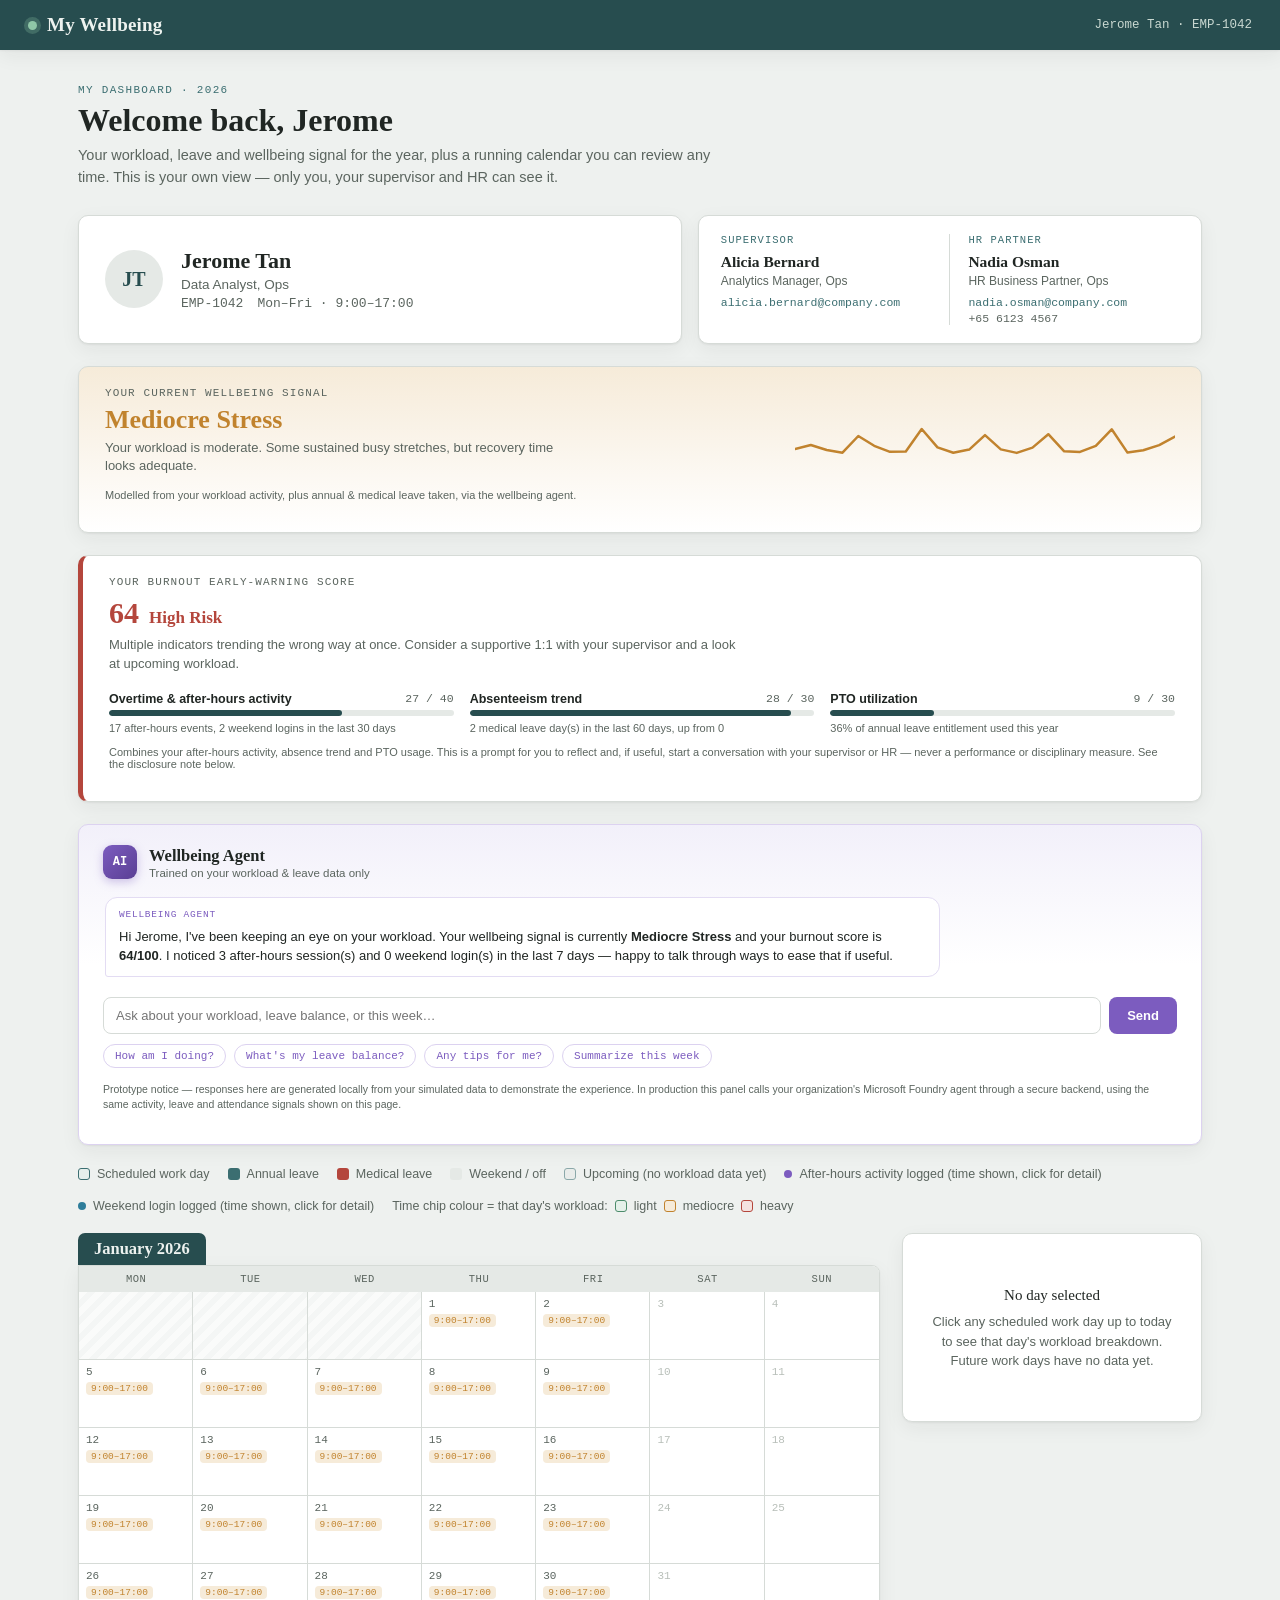
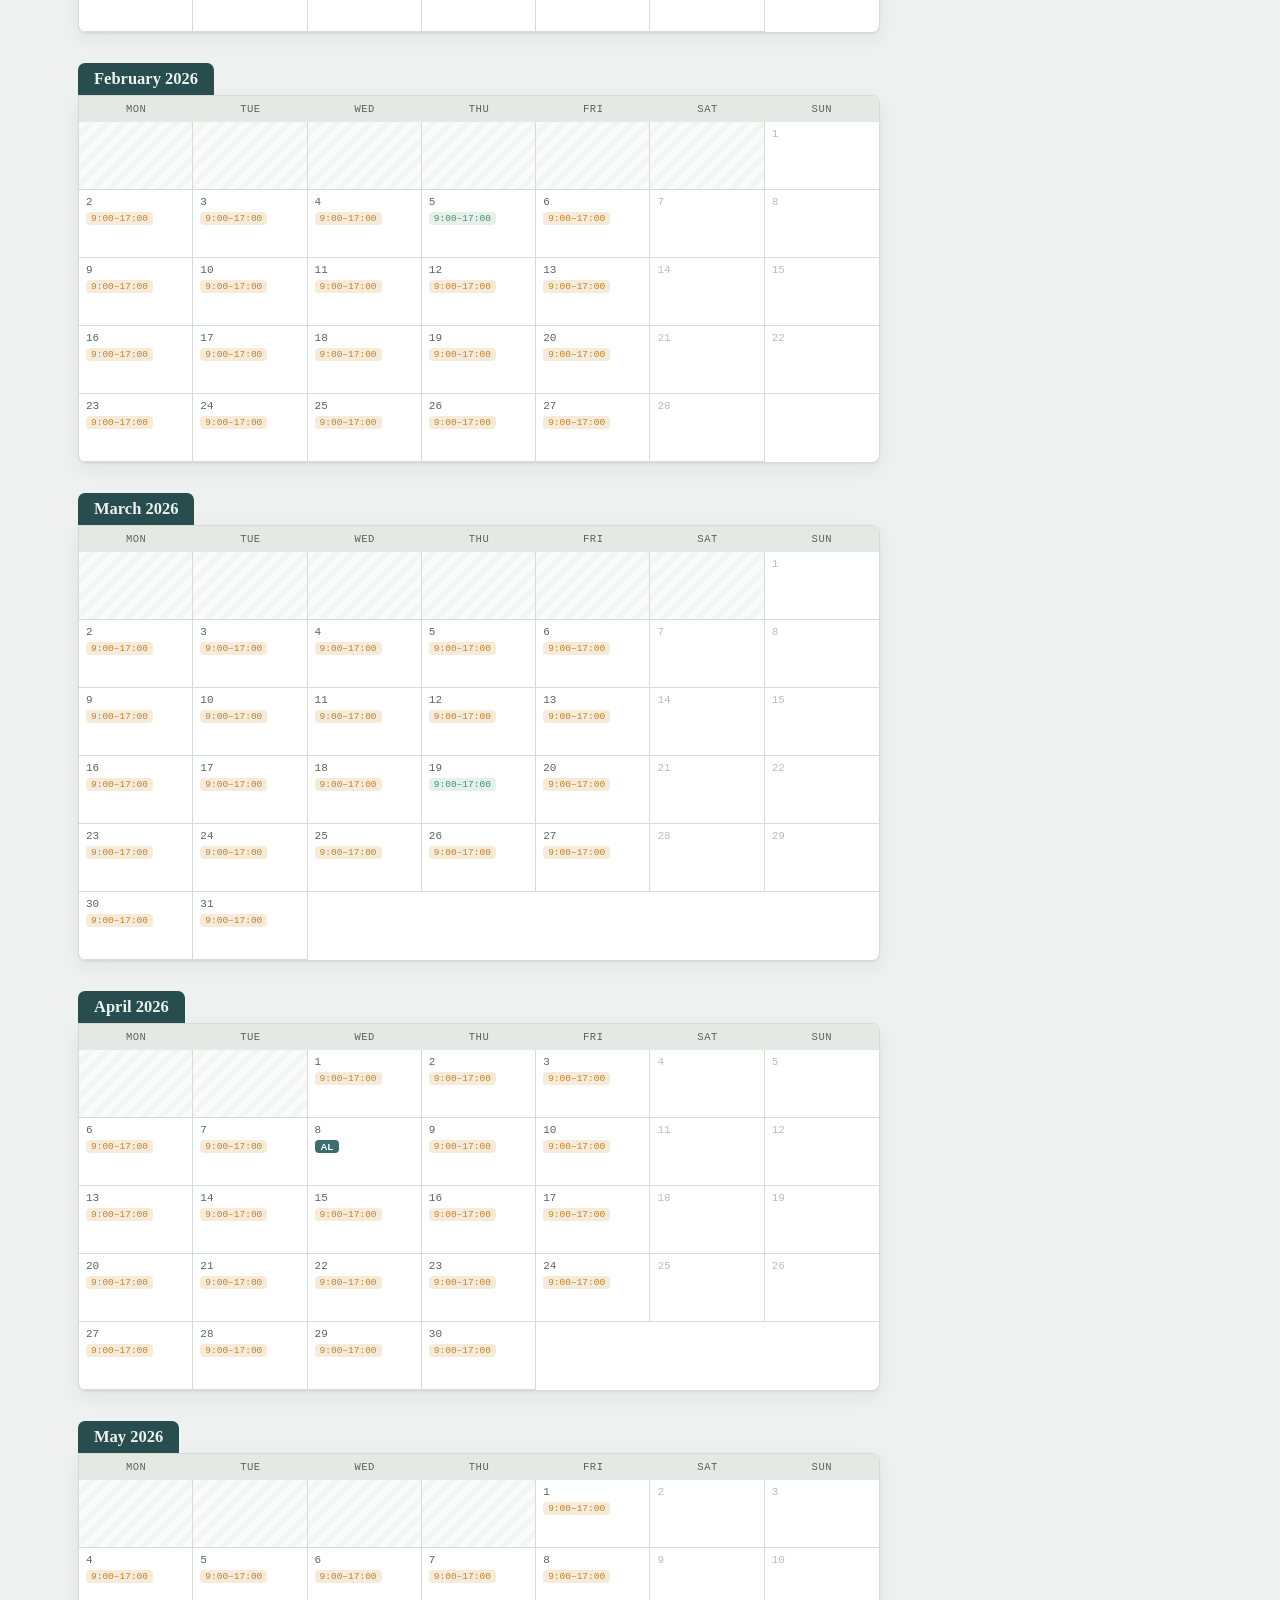
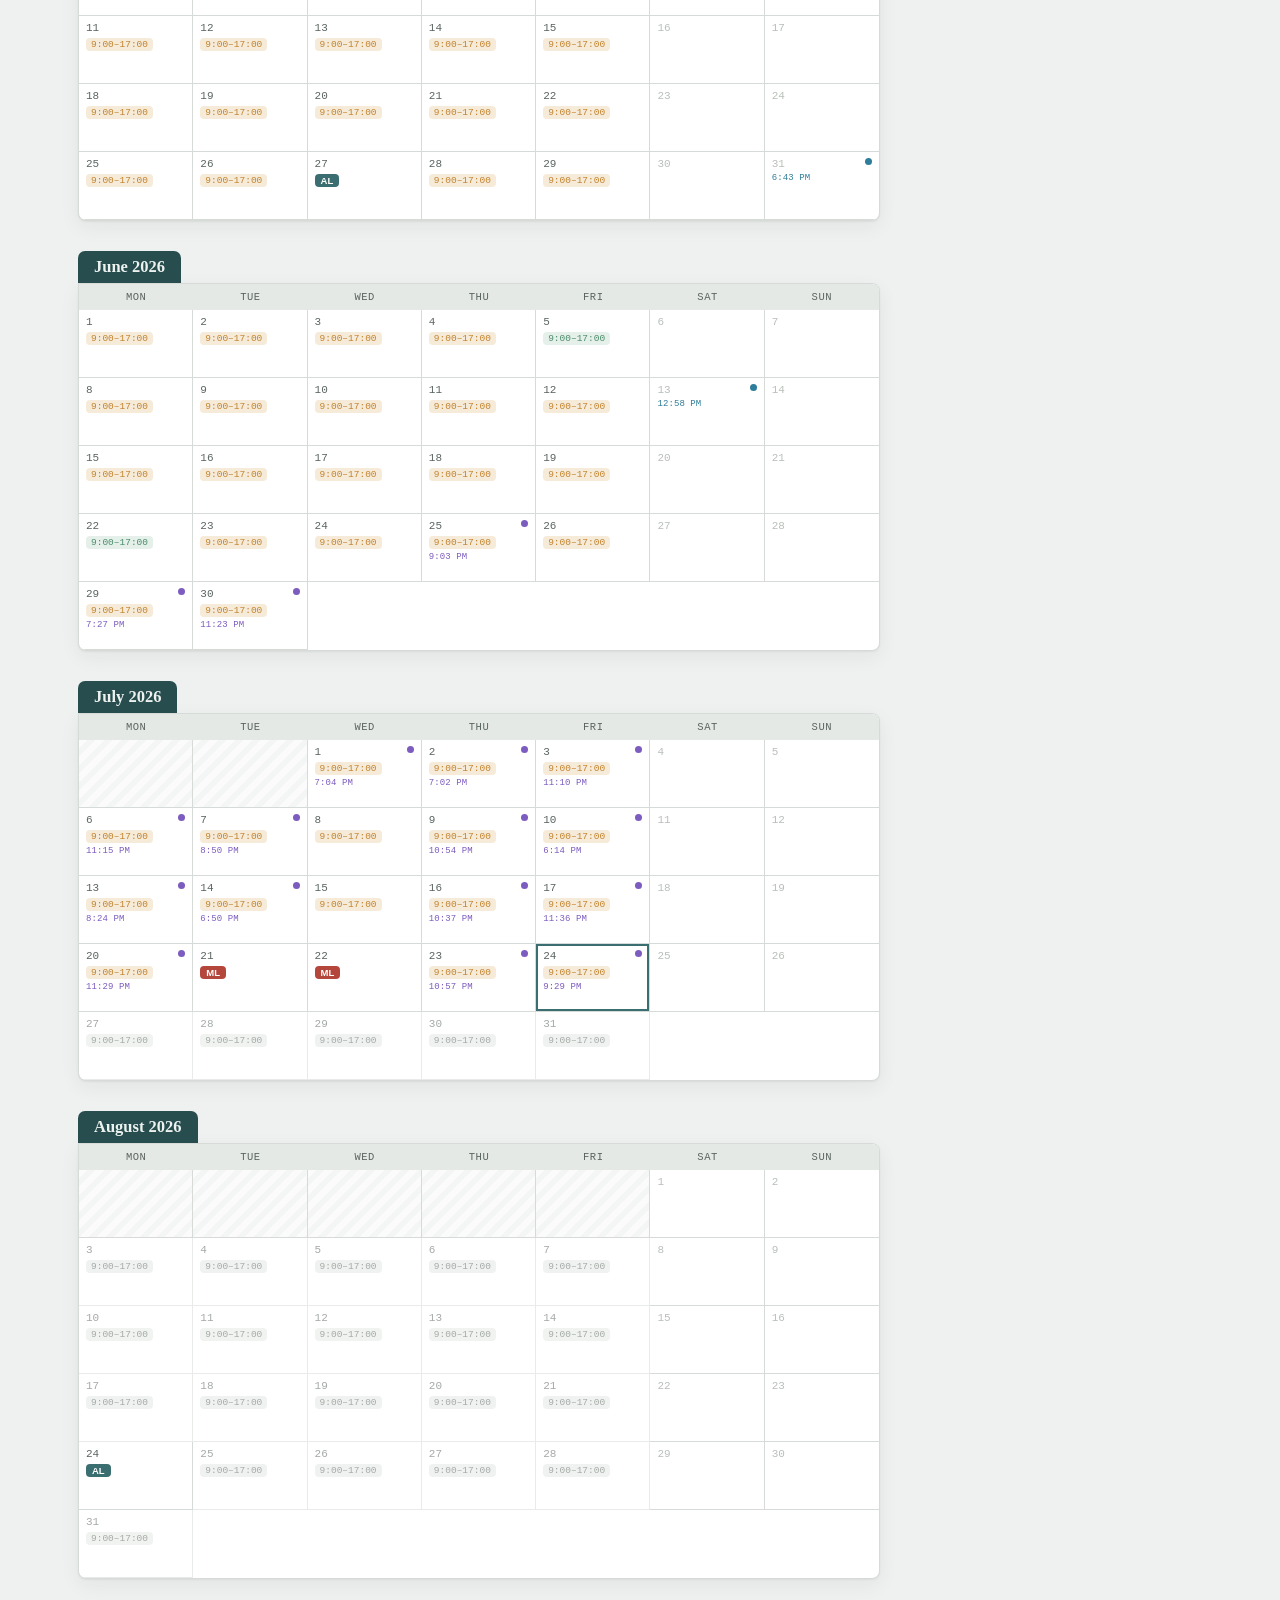
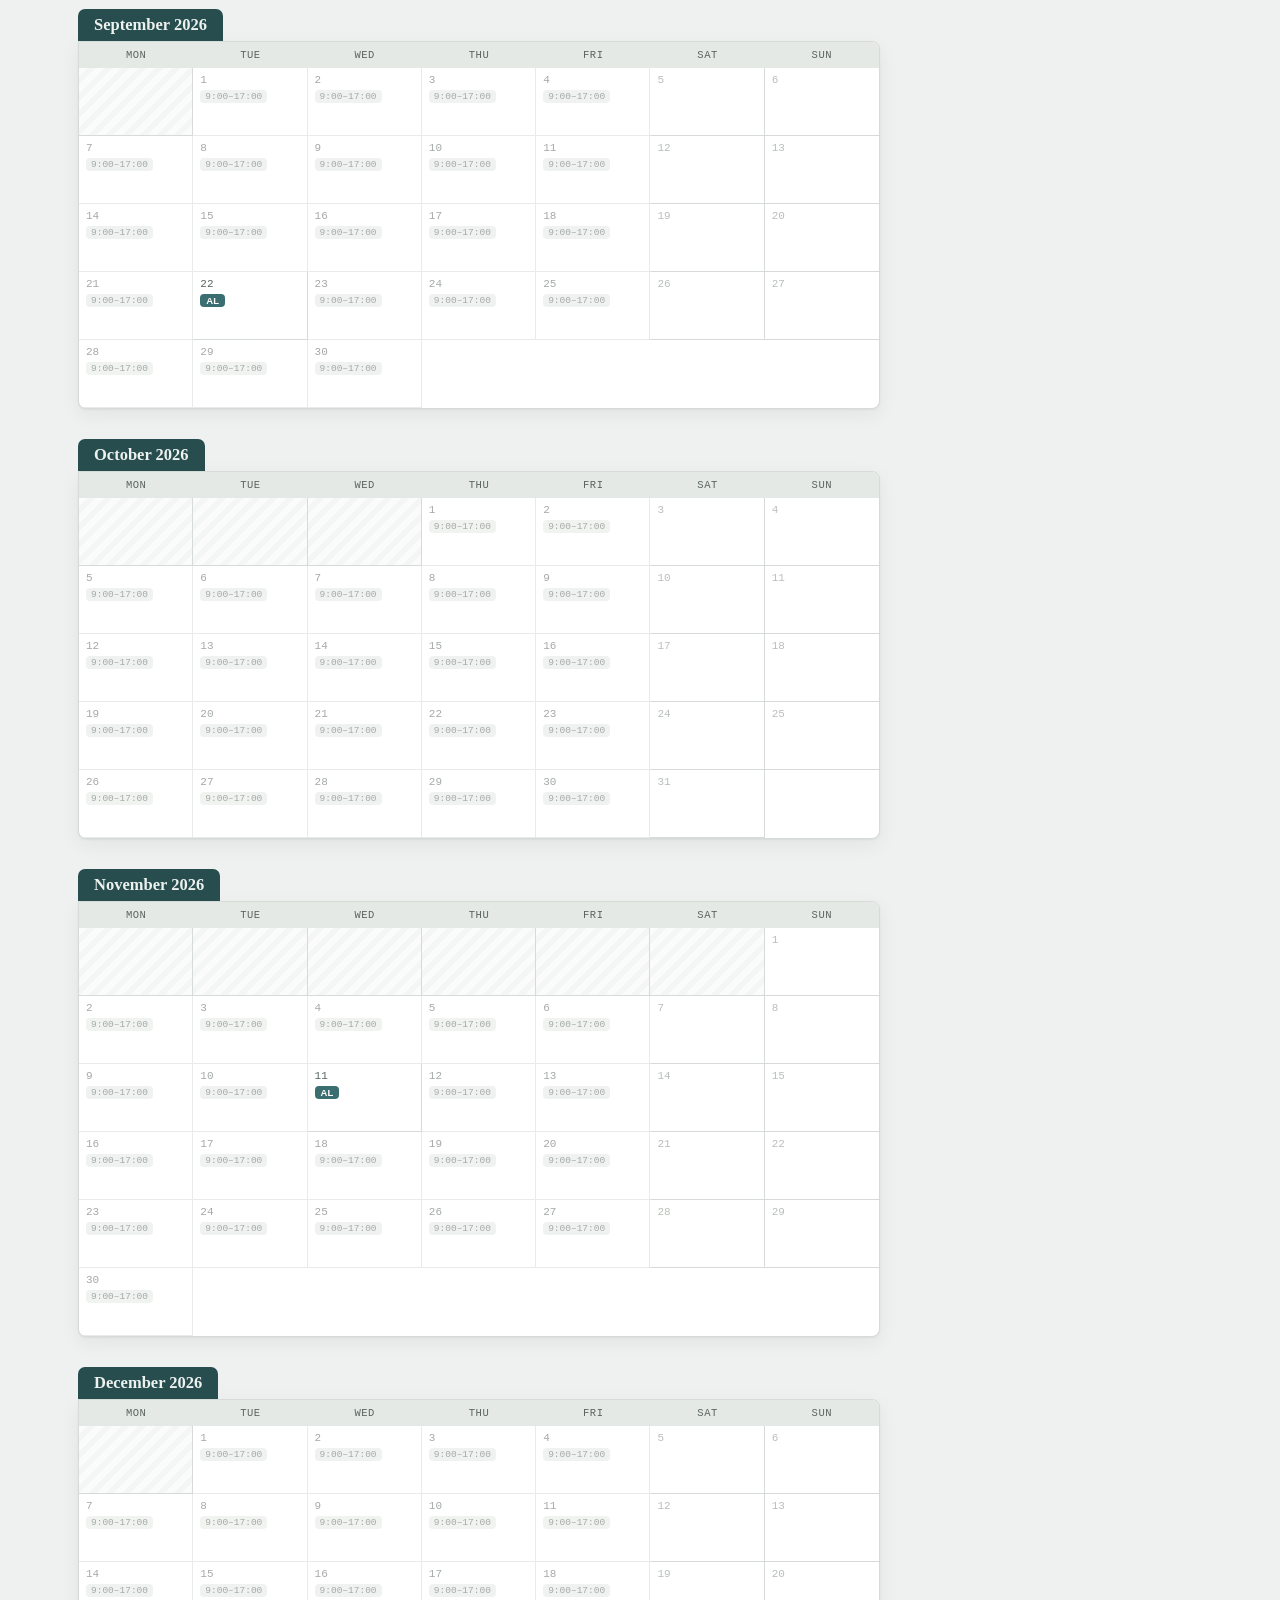
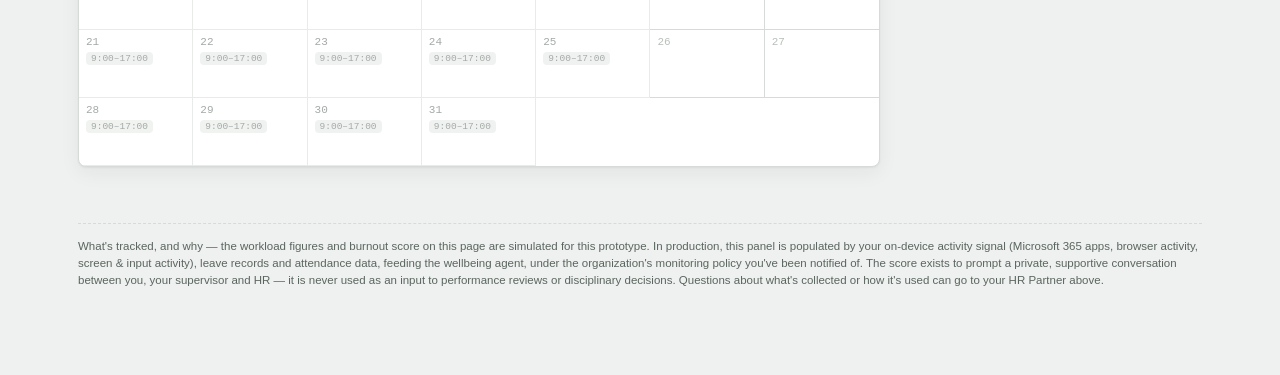
<file: index.html>
<!DOCTYPE html>
<html lang="en">
<head>
<meta charset="UTF-8">
<title>My Wellbeing — Employee Portal</title>
<meta name="viewport" content="width=device-width, initial-scale=1">
<link rel="stylesheet" href="styles.css">
</head>
<body>

<div class="topbar">
  <div class="brand"><span class="dot"></span> My Wellbeing</div>
  <div class="topbar-user" id="topbarUser">—</div>
</div>

<div class="page" id="employeePage">

  <div class="page-head">
    <div class="eyebrow">My Dashboard · 2026</div>
    <h1>Welcome back<span id="firstNameGreet"></span></h1>
    <p>Your workload, leave and wellbeing signal for the year, plus a running calendar you can review any time. This is your own view — only you, your supervisor and HR can see it.</p>
  </div>

  <!-- Identity + contacts -->
  <div class="identity-row">
    <div class="emp-header-card">
      <div class="avatar" id="empAvatar">—</div>
      <div class="emp-header-info">
        <h2 id="empName">—</h2>
        <div class="role-line" id="empRole">—</div>
        <div class="sub">
          <span id="empId">—</span>
          <span id="empSchedule">—</span>
        </div>
      </div>
    </div>

    <div class="contacts-card">
      <div class="contact-block">
        <div class="eyebrow">Supervisor</div>
        <div class="contact-name" id="supName">—</div>
        <div class="contact-role" id="supRole">—</div>
        <a class="contact-link" id="supEmail" href="#">—</a>
      </div>
      <div class="contact-div"></div>
      <div class="contact-block">
        <div class="eyebrow">HR Partner</div>
        <div class="contact-name" id="hrName">—</div>
        <div class="contact-role" id="hrRole">—</div>
        <a class="contact-link" id="hrEmail" href="#">—</a>
        <div class="contact-phone" id="hrPhone">—</div>
      </div>
    </div>
  </div>

  <div class="stress-strip" id="stressStrip" data-stress="low">
    <div class="stress-left">
      <div class="eyebrow">Your current wellbeing signal</div>
      <p class="stress-label" id="stressLabel">Low Stress</p>
      <p class="stress-desc" id="stressDesc">—</p>
      <p class="stress-note">Modelled from your workload activity, plus annual &amp; medical leave taken, via the wellbeing agent.</p>
    </div>
    <div class="pulse-wrap"><svg id="pulseSvg" viewBox="0 0 380 60" preserveAspectRatio="none"></svg></div>
  </div>

  <div class="risk-card" id="riskCard" data-risk="low">
    <div class="risk-card-head">
      <div class="risk-left">
        <div class="eyebrow">Your burnout early-warning score</div>
        <div class="risk-score-row">
          <span class="risk-score-num" id="riskScoreVal">—</span>
          <span class="risk-score-label" id="riskLabel">—</span>
        </div>
        <p class="risk-desc" id="riskDesc">—</p>
      </div>
    </div>
    <div class="risk-factors" id="riskFactors"></div>
    <p class="stress-note">Combines your after-hours activity, absence trend and PTO usage. This is a prompt for you to reflect and, if useful, start a conversation with your supervisor or HR — never a performance or disciplinary measure. See the disclosure note below.</p>
  </div>

  <!-- Foundry AI agent panel -->
  <div class="agent-panel" id="agentPanel">
    <div class="agent-head">
      <div class="agent-title-wrap">
        <span class="agent-badge">AI</span>
        <div>
          <div class="agent-title">Wellbeing Agent</div>
          <div class="agent-sub">Trained on your workload &amp; leave data only</div>
        </div>
      </div>
    </div>
    <div class="agent-thread" id="agentThread"></div>
    <form class="agent-input-row" id="agentForm">
      <input type="text" id="agentInput" placeholder="Ask about your workload, leave balance, or this week…" autocomplete="off">
      <button type="submit">Send</button>
    </form>
    <div class="agent-chips" id="agentChips"></div>
    <p class="agent-disclosure">Prototype notice — responses here are generated locally from your simulated data to demonstrate the experience. In production this panel calls your organization's Microsoft Foundry agent through a secure backend, using the same activity, leave and attendance signals shown on this page.</p>
  </div>

  <div class="legend">
    <div class="item"><span class="swatch" style="background:#E5EFEC; border:1px solid var(--brand)"></span> Scheduled work day</div>
    <div class="item"><span class="swatch" style="background:var(--al)"></span> Annual leave</div>
    <div class="item"><span class="swatch" style="background:var(--ml)"></span> Medical leave</div>
    <div class="item"><span class="swatch" style="background:var(--surface-2)"></span> Weekend / off</div>
    <div class="item"><span class="swatch" style="background:var(--surface-2); opacity:0.55; border:1px solid var(--brand)"></span> Upcoming (no workload data yet)</div>
    <div class="item"><span class="swatch" style="background:var(--ot-flag); border-radius:50%; width:8px; height:8px;"></span> After-hours activity logged (time shown, click for detail)</div>
    <div class="item"><span class="swatch" style="background:var(--wk-flag); border-radius:50%; width:8px; height:8px;"></span> Weekend login logged (time shown, click for detail)</div>
    <div class="item">Time chip colour = that day's workload: <span class="swatch" style="background:var(--stress-low-bg); border:1px solid var(--stress-low)"></span> light <span class="swatch" style="background:var(--stress-med-bg); border:1px solid var(--stress-med)"></span> mediocre <span class="swatch" style="background:var(--stress-high-bg); border:1px solid var(--stress-high)"></span> heavy</div>
  </div>

  <div class="cal-shell">
    <div class="cal-col" id="calendarCol"></div>
    <div class="side-panel" id="sidePanel">
      <div class="sp-empty" id="spEmpty"><span class="big">No day selected</span>Click any scheduled work day up to today to see that day's workload breakdown. Future work days have no data yet.</div>
      <div id="spContent" class="hidden"></div>
    </div>
  </div>

  <div class="data-note">
    What's tracked, and why — the workload figures and burnout score on this page are simulated for this prototype. In production, this panel is populated by your on-device activity signal (Microsoft 365 apps, browser activity, screen &amp; input activity), leave records and attendance data, feeding the wellbeing agent, under the organization's monitoring policy you've been notified of. The score exists to prompt a private, supportive conversation between you, your supervisor and HR — it is never used as an input to performance reviews or disciplinary decisions. Questions about what's collected or how it's used can go to your HR Partner above.
  </div>
</div>

<script src="script.js"></script>
</body>
</html>
</file>
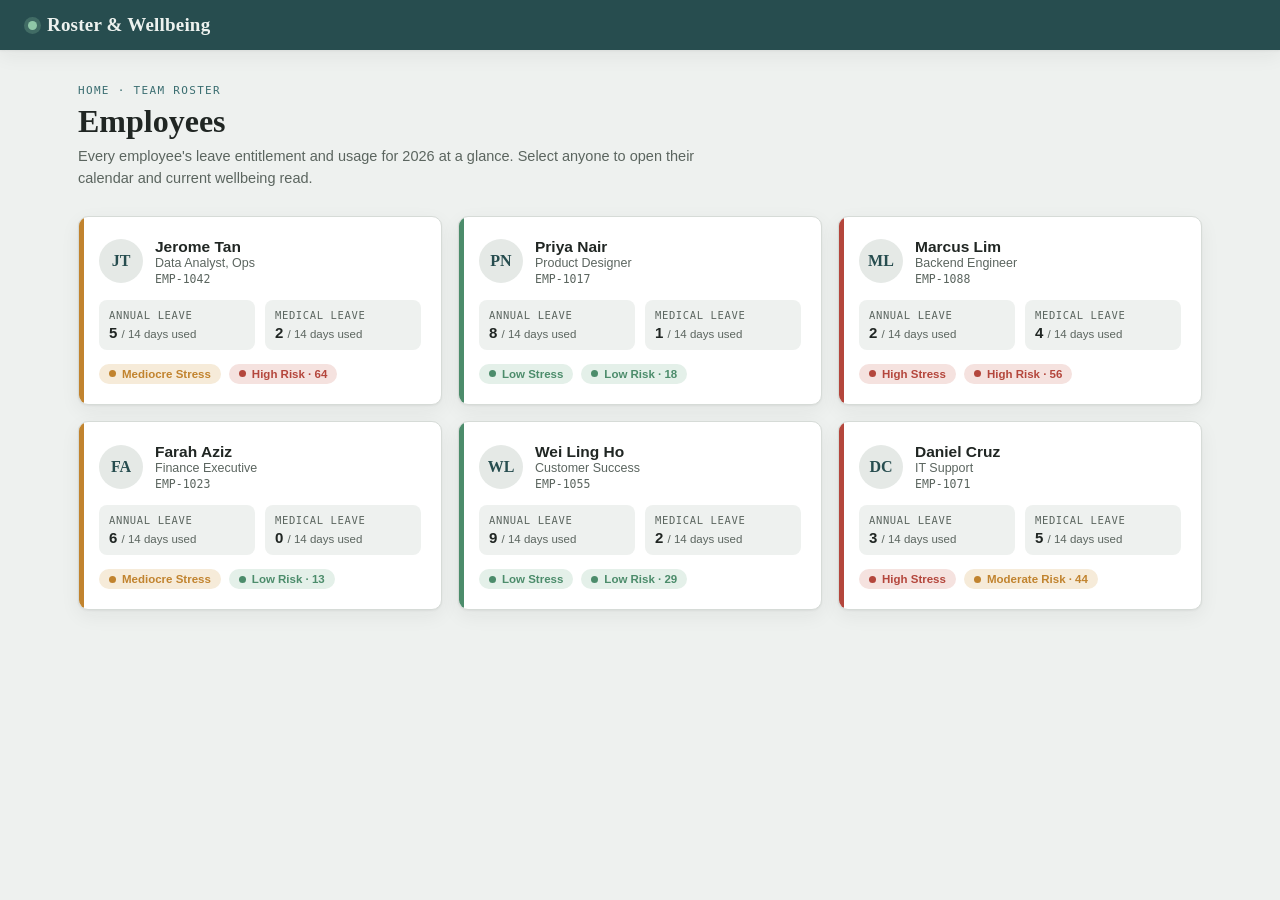
<file: HR/index.html>
<!DOCTYPE html>
<html lang="en">
<head>
<meta charset="UTF-8">
<title>Roster & Wellbeing — HR Dashboard</title>
<meta name="viewport" content="width=device-width, initial-scale=1">
<link rel="stylesheet" href="styles.css">
</head>
<body>

<div class="topbar">
  <div class="brand"><span class="dot"></span> Roster &amp; Wellbeing</div>
  <button class="back-btn" id="backBtn">← Back to roster</button>
</div>

<!-- ============ HOME PAGE ============ -->
<div class="page" id="homePage">
  <div class="page-head">
    <div class="eyebrow">Home · Team Roster</div>
    <h1>Employees</h1>
    <p>Every employee's leave entitlement and usage for 2026 at a glance. Select anyone to open their calendar and current wellbeing read.</p>
  </div>
  <div class="roster" id="rosterGrid"></div>
</div>

<!-- ============ EMPLOYEE PAGE ============ -->
<div class="page hidden" id="employeePage">

  <div class="emp-header-card">
    <div class="avatar" id="empAvatar">—</div>
    <div class="emp-header-info">
      <h2 id="empName">—</h2>
      <div class="sub">
        <span id="empId">—</span>
        <span id="empRole">—</span>
        <span id="empSchedule">—</span>
      </div>
    </div>
  </div>

  <div class="stress-strip" id="stressStrip" data-stress="low">
    <div class="stress-left">
      <div class="eyebrow">Current wellbeing signal</div>
      <p class="stress-label" id="stressLabel">Low Stress</p>
      <p class="stress-desc" id="stressDesc">—</p>
      <p class="stress-note">Modelled from workload activity, plus annual &amp; medical leave taken, via the Foundry wellbeing agent.</p>
    </div>
    <div class="pulse-wrap"><svg id="pulseSvg" viewBox="0 0 380 60" preserveAspectRatio="none"></svg></div>
  </div>

  <div class="risk-card" id="riskCard" data-risk="low">
    <div class="risk-card-head">
      <div class="risk-left">
        <div class="eyebrow">Burnout early-warning score</div>
        <div class="risk-score-row">
          <span class="risk-score-num" id="riskScoreVal">—</span>
          <span class="risk-score-label" id="riskLabel">—</span>
        </div>
        <p class="risk-desc" id="riskDesc">—</p>
      </div>
    </div>
    <div class="risk-factors" id="riskFactors"></div>
    <p class="stress-note">Model combines after-hours activity, absenteeism trend and PTO utilization. Intended as a prompt for a supportive conversation, not a performance or disciplinary measure — see the disclosure note below.</p>
  </div>

  <div class="legend">
    <div class="item"><span class="swatch" style="background:#E5EFEC; border:1px solid var(--brand)"></span> Scheduled work day</div>
    <div class="item"><span class="swatch" style="background:var(--al)"></span> Annual leave</div>
    <div class="item"><span class="swatch" style="background:var(--ml)"></span> Medical leave</div>
    <div class="item"><span class="swatch" style="background:var(--surface-2)"></span> Weekend / off</div>
    <div class="item"><span class="swatch" style="background:var(--surface-2); opacity:0.55; border:1px solid var(--brand)"></span> Upcoming (no workload data yet)</div>
    <div class="item"><span class="swatch" style="background:var(--ot-flag); border-radius:50%; width:8px; height:8px;"></span> After-hours activity logged (time shown, click for detail)</div>
    <div class="item"><span class="swatch" style="background:var(--wk-flag); border-radius:50%; width:8px; height:8px;"></span> Weekend login logged (time shown, click for detail)</div>
    <div class="item">Time chip colour = that day's workload: <span class="swatch" style="background:var(--stress-low-bg); border:1px solid var(--stress-low)"></span> light <span class="swatch" style="background:var(--stress-med-bg); border:1px solid var(--stress-med)"></span> mediocre <span class="swatch" style="background:var(--stress-high-bg); border:1px solid var(--stress-high)"></span> heavy</div>
  </div>

  <div class="cal-shell">
    <div class="cal-col" id="calendarCol"></div>
    <div class="side-panel" id="sidePanel">
      <div class="sp-empty" id="spEmpty"><span class="big">No day selected</span>Click any scheduled work day up to today to see that day's workload breakdown. Future work days have no data yet.</div>
      <div id="spContent" class="hidden"></div>
    </div>
  </div>

  <div class="data-note">
    Prototype data notice — workload figures and the burnout risk score shown here are simulated for demo purposes. In production, this panel would be populated by the on-device activity tracker (Microsoft 365 apps, browser activity, screen &amp; input signal), leave records, and attendance data feeding the Foundry agent, under the organization's monitoring policy that employees have been notified of. The risk score is intended to prompt a private, supportive conversation between manager and employee — not to drive automated action, and it should not be used as an input to performance reviews or disciplinary decisions.
  </div>
</div>

<script src="script.js"></script>
</body>
</html>
</file>
<file: styles.css>
:root{
    --bg: #EEF1EF;
    --surface: #FFFFFF;
    --surface-2: #E5E9E6;
    --ink: #202623;
    --ink-soft: #5B655F;
    --line: #D6DBD7;
    --brand: #3B6E71;
    --brand-deep: #274D4F;
    --stress-low: #4C8C6B;
    --stress-low-bg: #E4F0E9;
    --stress-med: #C1832E;
    --stress-med-bg: #F6EBD9;
    --stress-high: #B4463C;
    --stress-high-bg: #F5E2DF;
    --al: #3B6E71;
    --ml: #B4463C;
    --ot-flag: #7C5CBF;
    --wk-flag: #2E7D9A;
    --shadow: 0 1px 2px rgba(32,38,35,0.06), 0 6px 20px rgba(32,38,35,0.06);
    --radius: 10px;
    --mono: 'IBM Plex Mono', ui-monospace, Menlo, Consolas, monospace;
    --serif: 'Fraunces', Georgia, serif;
    --sans: 'Inter', -apple-system, BlinkMacSystemFont, 'Segoe UI', sans-serif;
  }
  @import url('https://fonts.googleapis.com/css2?family=Fraunces:opsz,wght@9..144,400;9..144,600;9..144,700&family=Inter:wght@400;500;600;700&family=IBM+Plex+Mono:wght@400;500&display=swap');

  *{ box-sizing: border-box; }
  html,body{ margin:0; padding:0; }
  body{
    background: var(--bg);
    color: var(--ink);
    font-family: var(--sans);
    min-height: 100vh;
  }
  ::selection{ background: var(--brand); color: #fff; }

  /* ---------- top bar ---------- */
  .topbar{
    position: sticky; top:0; z-index: 50;
    background: var(--brand-deep);
    color: #EDF2EF;
    padding: 14px 28px;
    display:flex; align-items:center; justify-content:space-between;
    box-shadow: var(--shadow);
  }
  .topbar .brand{
    font-family: var(--serif); font-weight:600; font-size: 19px; letter-spacing: 0.2px;
    display:flex; align-items:center; gap:10px;
  }
  .brand .dot{ width:9px; height:9px; border-radius:50%; background:#8FC7A8; box-shadow:0 0 0 4px rgba(143,199,168,0.25); }
  .back-btn{
    background: rgba(255,255,255,0.08);
    border: 1px solid rgba(255,255,255,0.18);
    color: #EDF2EF;
    padding: 8px 14px;
    border-radius: 8px;
    font-family: var(--sans); font-size: 13px; font-weight:500;
    cursor:pointer; display:none; align-items:center; gap:6px;
  }
  .back-btn:hover{ background: rgba(255,255,255,0.16); }
  .back-btn.show{ display:inline-flex; }

  /* ---------- page shell ---------- */
  .page{ max-width: 1180px; margin: 0 auto; padding: 34px 28px 80px; }
  .hidden{ display:none !important; }

  .page-head{ margin-bottom: 26px; }
  .page-head .eyebrow{
    font-family: var(--mono); font-size: 11px; letter-spacing: 0.12em; text-transform: uppercase;
    color: var(--brand); margin-bottom: 6px;
  }
  .page-head h1{ font-family: var(--serif); font-weight:700; font-size: 32px; margin:0 0 6px; }
  .page-head p{ color: var(--ink-soft); margin:0; font-size: 14.5px; max-width: 640px; line-height:1.5; }

  /* ---------- roster grid ---------- */
  .roster{
    display:grid; grid-template-columns: repeat(auto-fill, minmax(270px,1fr)); gap:16px;
    margin-top: 22px;
  }
  .emp-card{
    background: var(--surface); border:1px solid var(--line); border-radius: var(--radius);
    padding: 20px; cursor:pointer; box-shadow: var(--shadow);
    transition: transform .15s ease, box-shadow .15s ease;
    position:relative; overflow:hidden;
  }
  .emp-card:hover{ transform: translateY(-2px); box-shadow: 0 4px 8px rgba(32,38,35,0.08), 0 14px 28px rgba(32,38,35,0.10); }
  .emp-card:focus-visible{ outline: 2px solid var(--brand); outline-offset:2px; }
  .emp-card::before{
    content:""; position:absolute; left:0; top:0; bottom:0; width:5px;
  }
  .emp-card[data-stress="low"]::before{ background: var(--stress-low); }
  .emp-card[data-stress="mediocre"]::before{ background: var(--stress-med); }
  .emp-card[data-stress="high"]::before{ background: var(--stress-high); }

  .emp-top{ display:flex; align-items:center; gap:12px; margin-bottom: 14px; }
  .avatar{
    width:44px; height:44px; border-radius:50%; background: var(--surface-2);
    display:flex; align-items:center; justify-content:center; font-family: var(--serif); font-weight:600;
    color: var(--brand-deep); font-size: 16px; flex-shrink:0;
  }
  .emp-name{ font-weight:600; font-size:15.5px; line-height:1.25; }
  .emp-role{ font-size:12.5px; color: var(--ink-soft); }
  .emp-id{ font-family: var(--mono); font-size: 11.5px; color: var(--ink-soft); margin-top:2px; }

  .emp-stats{ display:grid; grid-template-columns: 1fr 1fr; gap:10px; margin-top:14px; }
  .stat{ background: var(--bg); border-radius:8px; padding:9px 10px; }
  .stat .stat-label{ font-size: 10.5px; text-transform:uppercase; letter-spacing:.06em; color: var(--ink-soft); margin-bottom:3px; font-family: var(--mono); }
  .stat .stat-value{ font-size: 15px; font-weight:600; }
  .stat .stat-value small{ font-weight:400; font-size:11.5px; color: var(--ink-soft); }

  .stress-pill, .risk-pill{
    display:inline-flex; align-items:center; gap:6px; font-size: 11.5px; font-weight:600;
    padding: 4px 10px; border-radius: 999px; margin-top: 14px;
  }
  .stress-pill .p-dot, .risk-pill .p-dot{ width:7px; height:7px; border-radius:50%; }
  .stress-pill[data-stress="low"]{ background: var(--stress-low-bg); color: var(--stress-low); }
  .stress-pill[data-stress="low"] .p-dot{ background: var(--stress-low); }
  .stress-pill[data-stress="mediocre"]{ background: var(--stress-med-bg); color: var(--stress-med); }
  .stress-pill[data-stress="mediocre"] .p-dot{ background: var(--stress-med); }
  .stress-pill[data-stress="high"]{ background: var(--stress-high-bg); color: var(--stress-high); }
  .stress-pill[data-stress="high"] .p-dot{ background: var(--stress-high); }

  .pill-row{ display:flex; flex-wrap:wrap; gap:8px; }
  .risk-pill[data-risk="low"]{ background: var(--stress-low-bg); color: var(--stress-low); }
  .risk-pill[data-risk="low"] .p-dot{ background: var(--stress-low); }
  .risk-pill[data-risk="moderate"]{ background: var(--stress-med-bg); color: var(--stress-med); }
  .risk-pill[data-risk="moderate"] .p-dot{ background: var(--stress-med); }
  .risk-pill[data-risk="high"]{ background: var(--stress-high-bg); color: var(--stress-high); }
  .risk-pill[data-risk="high"] .p-dot{ background: var(--stress-high); }
  .risk-pill[data-risk="critical"]{ background: var(--stress-high); color: #fff; }
  .risk-pill[data-risk="critical"] .p-dot{ background: #fff; }

  /* ---------- burnout risk card ---------- */
  .risk-card{
    border-radius: var(--radius); padding: 20px 26px; margin-bottom: 22px;
    box-shadow: var(--shadow); border: 1px solid var(--line); background: var(--surface);
  }
  .risk-card[data-risk="low"]{ border-left: 5px solid var(--stress-low); }
  .risk-card[data-risk="moderate"]{ border-left: 5px solid var(--stress-med); }
  .risk-card[data-risk="high"]{ border-left: 5px solid var(--stress-high); }
  .risk-card[data-risk="critical"]{ border-left: 5px solid var(--stress-high); background: linear-gradient(180deg, var(--stress-high-bg), #fff); }
  .risk-card .eyebrow{
    font-family: var(--mono); font-size: 11px; text-transform:uppercase; letter-spacing:.1em; color: var(--ink-soft); margin-bottom:8px;
  }
  .risk-score-row{ display:flex; align-items:baseline; gap:10px; }
  .risk-score-num{ font-family: var(--serif); font-weight:700; font-size: 30px; }
  .risk-score-label{ font-family: var(--serif); font-weight:700; font-size: 17px; }
  .risk-card[data-risk="low"] .risk-score-num, .risk-card[data-risk="low"] .risk-score-label{ color: var(--stress-low); }
  .risk-card[data-risk="moderate"] .risk-score-num, .risk-card[data-risk="moderate"] .risk-score-label{ color: var(--stress-med); }
  .risk-card[data-risk="high"] .risk-score-num, .risk-card[data-risk="high"] .risk-score-label,
  .risk-card[data-risk="critical"] .risk-score-num, .risk-card[data-risk="critical"] .risk-score-label{ color: var(--stress-high); }
  .risk-desc{ font-size: 13px; color: var(--ink-soft); margin: 6px 0 0; max-width: 640px; line-height:1.45; }

  .risk-factors{ display:grid; grid-template-columns: repeat(auto-fit, minmax(220px,1fr)); gap:16px; margin-top:18px; }
  .rf-row .rf-top{ display:flex; justify-content:space-between; font-size:12.5px; margin-bottom:4px; }
  .rf-row .rf-name{ color: var(--ink); font-weight:600; }
  .rf-row .rf-val{ font-family: var(--mono); font-size:11.5px; color: var(--ink-soft); }
  .rf-row .rf-note{ font-size: 11px; color: var(--ink-soft); margin-top:5px; line-height:1.4; }
  .bar-fill.risk-fill{ background: var(--brand-deep); }

  /* ---------- employee page ---------- */
  .emp-header-card{
    background: var(--surface); border:1px solid var(--line); border-radius: var(--radius);
    padding: 22px 26px; box-shadow: var(--shadow); display:flex; align-items:center; gap:18px; margin-bottom: 18px;
  }
  .emp-header-card .avatar{ width:58px; height:58px; font-size:20px; }
  .emp-header-info h2{ font-family: var(--serif); font-size:22px; margin:0 0 3px; font-weight:700; }
  .emp-header-info .sub{ font-size: 13px; color: var(--ink-soft); display:flex; gap:14px; flex-wrap:wrap; }
  .emp-header-info .sub span{ font-family: var(--mono); }

  /* stress strip: signature element */
  .stress-strip{
    border-radius: var(--radius); padding: 20px 26px; margin-bottom: 22px; position:relative; overflow:hidden;
    display:flex; align-items:center; justify-content:space-between; gap: 24px; box-shadow: var(--shadow);
    border: 1px solid var(--line);
  }
  .stress-strip[data-stress="low"]{ background: linear-gradient(180deg, var(--stress-low-bg), #fff); }
  .stress-strip[data-stress="mediocre"]{ background: linear-gradient(180deg, var(--stress-med-bg), #fff); }
  .stress-strip[data-stress="high"]{ background: linear-gradient(180deg, var(--stress-high-bg), #fff); }
  .stress-strip .stress-left .eyebrow{
    font-family: var(--mono); font-size: 11px; text-transform:uppercase; letter-spacing:.1em; color: var(--ink-soft); margin-bottom:6px;
  }
  .stress-strip .stress-label{ font-family: var(--serif); font-weight:700; font-size: 26px; margin:0; }
  .stress-strip[data-stress="low"] .stress-label{ color: var(--stress-low); }
  .stress-strip[data-stress="mediocre"] .stress-label{ color: var(--stress-med); }
  .stress-strip[data-stress="high"] .stress-label{ color: var(--stress-high); }
  .stress-strip .stress-desc{ font-size: 13px; color: var(--ink-soft); margin-top: 4px; max-width: 460px; line-height:1.45; }
  .pulse-wrap{ flex: 1; max-width: 380px; height: 60px; }
  .pulse-wrap svg{ width:100%; height:100%; display:block; }
  .stress-note{ font-size: 11px; color: var(--ink-soft); margin-top:10px; }

  /* legend */
  .legend{ display:flex; gap:18px; flex-wrap:wrap; align-items:center; margin: 4px 0 20px; font-size:12.5px; color: var(--ink-soft); }
  .legend .item{ display:flex; align-items:center; gap:7px; }
  .legend .swatch{ width:12px; height:12px; border-radius:3px; }

  /* calendar layout with side panel */
  .cal-shell{ display:flex; gap: 22px; align-items:flex-start; }
  .cal-col{ flex: 1; min-width:0; }

  .month-block{ margin-bottom: 30px; }
  .month-tab{
    display:inline-block; font-family: var(--serif); font-weight:700; font-size: 16.5px;
    background: var(--brand-deep); color:#EDF2EF; padding: 6px 16px; border-radius: 7px 7px 0 0;
  }
  .month-grid{
    background: var(--surface); border: 1px solid var(--line); border-radius: 0 8px 8px 8px;
    box-shadow: var(--shadow); overflow:hidden;
  }
  .dow-row{ display:grid; grid-template-columns: repeat(7,1fr); background: var(--surface-2); }
  .dow-row div{ text-align:center; font-size:10.5px; font-family: var(--mono); text-transform:uppercase; color: var(--ink-soft); padding:7px 0; letter-spacing:.05em; }
  .day-grid{ display:grid; grid-template-columns: repeat(7,1fr); }
  .day-cell{
    min-height: 68px; border-right:1px solid var(--line); border-bottom:1px solid var(--line);
    padding: 6px 7px; position:relative; font-size:12px;
  }
  .day-cell:nth-child(7n){ border-right:none; }
  .day-cell.empty{ background: repeating-linear-gradient(135deg, #fafbfa, #fafbfa 6px, #f4f6f5 6px, #f4f6f5 12px); }
  .day-cell .d-num{ font-family: var(--mono); font-weight:500; color: var(--ink-soft); font-size:11px; }
  .day-cell.weekend .d-num{ color: #B8BFB9; }
  .day-cell.workday{ cursor:pointer; }
  .day-cell.workday:hover{ background: #F3F7F5; }
  .day-cell.workday:focus-visible{ outline:2px solid var(--brand); outline-offset:-2px; }
  .day-cell.workday.future{ cursor:default; opacity:0.55; }
  .day-cell.workday.future:hover{ background:none; }
  .day-cell.workday.future .sched-tag{ background: var(--surface-2); color: var(--ink-soft); }
  .day-cell.today{ box-shadow: inset 0 0 0 2px var(--brand); }
  .day-cell .sched-tag{
    display:inline-block; margin-top:4px; font-size: 9.5px; font-family: var(--mono); color: var(--brand);
    background: #E5EFEC; padding: 1px 5px; border-radius: 4px;
  }
  .day-cell .sched-tag[data-load="light"]{ background: var(--stress-low-bg); color: var(--stress-low); }
  .day-cell .sched-tag[data-load="mediocre"]{ background: var(--stress-med-bg); color: var(--stress-med); }
  .day-cell .sched-tag[data-load="heavy"]{ background: var(--stress-high-bg); color: var(--stress-high); font-weight:600; }
  .day-cell .ot-dot, .day-cell .wk-dot{
    position:absolute; top:6px; right:7px; width:7px; height:7px; border-radius:50%;
  }
  .day-cell .ot-dot{ background: var(--ot-flag); }
  .day-cell .wk-dot{ background: var(--wk-flag); }
  .day-cell .ot-dot + .wk-dot{ right:17px; }
  .day-cell .event-time{
    display:block; font-family: var(--mono); font-size: 9px; letter-spacing:0.01em;
    margin-top: 3px; line-height:1.3;
  }
  .day-cell .event-time.ot-time{ color: var(--ot-flag); }
  .day-cell .event-time.wk-time{ color: var(--wk-flag); }
  .day-cell.has-login{ cursor:pointer; }
  .day-cell.has-login:hover{ background: #F3F7F5; }
  .day-cell.has-login:focus-visible{ outline:2px solid var(--brand); outline-offset:-2px; }
  .day-cell .leave-tag{
    display:inline-block; margin-top:4px; font-size: 9.5px; font-weight:700; padding:1px 6px; border-radius:4px; color:#fff;
  }
  .day-cell .leave-tag.al{ background: var(--al); }
  .day-cell .leave-tag.ml{ background: var(--ml); }
  .day-cell.selected{ background: #E9F2EE; box-shadow: inset 0 0 0 2px var(--brand); }

  /* side panel */
  .side-panel{
    width: 300px; flex-shrink:0; position: sticky; top: 78px;
    background: var(--surface); border: 1px solid var(--line); border-radius: var(--radius);
    box-shadow: var(--shadow); padding: 20px; max-height: calc(100vh - 100px); overflow:auto;
  }
  .side-panel .sp-empty{ color: var(--ink-soft); font-size: 13px; line-height:1.5; text-align:center; padding: 30px 6px; }
  .side-panel .sp-empty .big{ font-family: var(--serif); font-size:15px; color:var(--ink); display:block; margin-bottom:6px; }
  .sp-date{ font-family: var(--mono); font-size:11px; color: var(--brand); text-transform:uppercase; letter-spacing:.08em; margin-bottom:4px; }
  .sp-title{ font-family: var(--serif); font-weight:700; font-size:18px; margin: 0 0 2px; }
  .sp-sub{ font-size:12px; color: var(--ink-soft); margin-bottom: 16px; }
  .sp-flag-block{
    border-radius:8px; padding:10px 12px; margin-bottom:16px; border:1px solid var(--line);
  }
  .sp-flag-block.ot{ background: #F3EFFA; border-color: #DCD2F0; }
  .sp-flag-block.wk{ background: #E9F3F6; border-color: #CFE4EA; }
  .sp-flag-top{ display:flex; align-items:center; gap:7px; font-size:12.5px; font-weight:600; }
  .sp-flag-dot{ width:8px; height:8px; border-radius:50%; flex-shrink:0; }
  .sp-flag-dot.ot{ background: var(--ot-flag); }
  .sp-flag-dot.wk{ background: var(--wk-flag); }
  .sp-flag-detail{ font-size:12px; color: var(--ink-soft); margin-top:5px; }
  .sp-note{ font-size:12px; color: var(--ink-soft); line-height:1.5; }
  .sp-score{
    display:flex; align-items:center; justify-content:space-between;
    background: var(--bg); border-radius:8px; padding:10px 12px; margin-bottom:16px;
  }
  .sp-score .lab{ font-size:11px; color:var(--ink-soft); font-family: var(--mono); text-transform:uppercase; letter-spacing:.05em; }
  .sp-score .val{ font-weight:700; font-size:14px; }
  .sp-metric{ margin-bottom: 12px; }
  .sp-metric .m-top{ display:flex; justify-content:space-between; font-size:12px; margin-bottom:4px; }
  .sp-metric .m-top .m-name{ color: var(--ink-soft); }
  .sp-metric .m-top .m-val{ font-weight:600; font-family: var(--mono); font-size:11.5px; }
  .bar-bg{ height:6px; background: var(--surface-2); border-radius: 4px; overflow:hidden; }
  .bar-fill{ height:100%; background: var(--brand); border-radius:4px; }
  .sp-apps{ margin-top: 18px; }
  .sp-apps h4{ font-size:11px; text-transform:uppercase; letter-spacing:.06em; color: var(--ink-soft); font-family: var(--mono); margin: 0 0 10px; }
  .app-row{ display:flex; align-items:center; gap:8px; font-size:12px; margin-bottom:8px; }
  .app-row .app-name{ width: 76px; flex-shrink:0; color: var(--ink-soft); }
  .app-row .bar-bg{ flex:1; }
  .app-row .app-pct{ font-family: var(--mono); font-size:11px; width:30px; text-align:right; }

  .data-note{
    font-size: 11.5px; color: var(--ink-soft); border-top: 1px dashed var(--line); margin-top: 26px; padding-top: 14px; line-height:1.5;
  }

  @media (max-width: 860px){
    .cal-shell{ flex-direction: column; }
    .side-panel{ width: 100%; position: static; order:-1; }
  }

  /* ---------- employee self-service additions ---------- */
  .topbar-user{
    font-family: var(--mono); font-size: 12.5px; color: #C9D8D1;
    display:flex; align-items:center; gap:8px;
  }
  .page-head h1 span{ font-family: var(--serif); }

  .identity-row{ display:flex; gap:16px; margin-bottom: 22px; flex-wrap:wrap; }
  .identity-row .emp-header-card{ flex: 1.2; min-width: 280px; margin-bottom:0; }
  .role-line{ font-size: 13.5px; color: var(--ink-soft); margin-bottom: 4px; }

  .contacts-card{
    flex: 1; min-width: 280px; background: var(--surface); border:1px solid var(--line);
    border-radius: var(--radius); box-shadow: var(--shadow); padding: 18px 22px;
    display:flex; align-items:stretch; gap: 18px;
  }
  .contacts-card .eyebrow{
    font-family: var(--mono); font-size: 10.5px; letter-spacing: 0.1em; text-transform: uppercase;
    color: var(--brand); margin-bottom: 6px;
  }
  .contact-block{ flex:1; min-width:0; }
  .contact-name{ font-family: var(--serif); font-weight:700; font-size: 15.5px; line-height:1.3; }
  .contact-role{ font-size: 12px; color: var(--ink-soft); margin: 2px 0 8px; }
  .contact-link{ display:block; font-family: var(--mono); font-size: 11.5px; color: var(--brand); text-decoration:none; word-break: break-all; }
  .contact-link:hover{ text-decoration: underline; }
  .contact-phone{ font-family: var(--mono); font-size: 11.5px; color: var(--ink-soft); margin-top: 3px; }
  .contact-div{ width:1px; background: var(--line); flex-shrink:0; }

  /* ---------- Foundry AI agent panel (signature element) ---------- */
  .agent-panel{
    background: linear-gradient(180deg, #F2F0FA, var(--surface) 140px);
    border: 1px solid #DCD2F0; border-radius: var(--radius); box-shadow: var(--shadow);
    padding: 20px 24px; margin-bottom: 22px;
  }
  .agent-head{ margin-bottom: 14px; }
  .agent-title-wrap{ display:flex; align-items:center; gap:12px; }
  .agent-badge{
    width: 34px; height:34px; border-radius: 9px; flex-shrink:0;
    background: linear-gradient(135deg, var(--ot-flag), #5A3F94);
    color:#fff; font-family: var(--mono); font-weight:700; font-size:12px;
    display:flex; align-items:center; justify-content:center;
    box-shadow: 0 3px 10px rgba(124,92,191,0.35);
  }
  .agent-title{ font-family: var(--serif); font-weight:700; font-size: 16.5px; }
  .agent-sub{ font-size: 11.5px; color: var(--ink-soft); margin-top:1px; }

  .agent-thread{
    display:flex; flex-direction:column; gap:10px; max-height: 320px; overflow-y:auto;
    padding: 4px 2px 14px; margin-bottom: 4px;
  }
  .agent-msg{
    max-width: 78%; padding: 10px 13px; border-radius: 12px; font-size: 13px; line-height:1.5;
  }
  .agent-msg.from-agent{
    background: #fff; border: 1px solid #E3DCF3; align-self:flex-start; border-bottom-left-radius: 3px;
  }
  .agent-msg.from-user{
    background: var(--brand); color:#fff; align-self:flex-end; border-bottom-right-radius: 3px;
  }
  .agent-msg .agent-tag{
    display:block; font-family: var(--mono); font-size: 9.5px; text-transform:uppercase; letter-spacing:.08em;
    color: var(--ot-flag); margin-bottom: 4px;
  }

  .agent-input-row{ display:flex; gap:8px; margin-top: 6px; }
  .agent-input-row input{
    flex:1; border:1px solid var(--line); border-radius: 8px; padding: 10px 12px;
    font-family: var(--sans); font-size: 13px; background:#fff; color: var(--ink);
  }
  .agent-input-row input:focus{ outline:2px solid var(--ot-flag); outline-offset:1px; }
  .agent-input-row button{
    background: var(--ot-flag); color:#fff; border:none; border-radius:8px; padding: 0 18px;
    font-family: var(--sans); font-weight:600; font-size:13px; cursor:pointer;
  }
  .agent-input-row button:hover{ background: #6B4CAD; }

  .agent-chips{ display:flex; gap:8px; flex-wrap:wrap; margin-top: 10px; }
  .agent-chip{
    font-family: var(--mono); font-size: 11px; color: var(--ot-flag); background:#fff;
    border: 1px solid #DCD2F0; border-radius: 999px; padding: 5px 11px; cursor:pointer;
  }
  .agent-chip:hover{ background:#F3EFFA; }

  .agent-disclosure{ font-size: 10.5px; color: var(--ink-soft); margin-top: 14px; line-height:1.5; }

  @media (max-width: 720px){
    .identity-row{ flex-direction:column; }
    .contacts-card{ flex-direction:column; }
    .contact-div{ width:auto; height:1px; }
    .agent-msg{ max-width: 90%; }
  }
</file>
<file: HR/styles.css>
:root{
    --bg: #EEF1EF;
    --surface: #FFFFFF;
    --surface-2: #E5E9E6;
    --ink: #202623;
    --ink-soft: #5B655F;
    --line: #D6DBD7;
    --brand: #3B6E71;
    --brand-deep: #274D4F;
    --stress-low: #4C8C6B;
    --stress-low-bg: #E4F0E9;
    --stress-med: #C1832E;
    --stress-med-bg: #F6EBD9;
    --stress-high: #B4463C;
    --stress-high-bg: #F5E2DF;
    --al: #3B6E71;
    --ml: #B4463C;
    --ot-flag: #7C5CBF;
    --wk-flag: #2E7D9A;
    --shadow: 0 1px 2px rgba(32,38,35,0.06), 0 6px 20px rgba(32,38,35,0.06);
    --radius: 10px;
    --mono: 'IBM Plex Mono', ui-monospace, Menlo, Consolas, monospace;
    --serif: 'Fraunces', Georgia, serif;
    --sans: 'Inter', -apple-system, BlinkMacSystemFont, 'Segoe UI', sans-serif;
  }
  @import url('https://fonts.googleapis.com/css2?family=Fraunces:opsz,wght@9..144,400;9..144,600;9..144,700&family=Inter:wght@400;500;600;700&family=IBM+Plex+Mono:wght@400;500&display=swap');

  *{ box-sizing: border-box; }
  html,body{ margin:0; padding:0; }
  body{
    background: var(--bg);
    color: var(--ink);
    font-family: var(--sans);
    min-height: 100vh;
  }
  ::selection{ background: var(--brand); color: #fff; }

  /* ---------- top bar ---------- */
  .topbar{
    position: sticky; top:0; z-index: 50;
    background: var(--brand-deep);
    color: #EDF2EF;
    padding: 14px 28px;
    display:flex; align-items:center; justify-content:space-between;
    box-shadow: var(--shadow);
  }
  .topbar .brand{
    font-family: var(--serif); font-weight:600; font-size: 19px; letter-spacing: 0.2px;
    display:flex; align-items:center; gap:10px;
  }
  .brand .dot{ width:9px; height:9px; border-radius:50%; background:#8FC7A8; box-shadow:0 0 0 4px rgba(143,199,168,0.25); }
  .back-btn{
    background: rgba(255,255,255,0.08);
    border: 1px solid rgba(255,255,255,0.18);
    color: #EDF2EF;
    padding: 8px 14px;
    border-radius: 8px;
    font-family: var(--sans); font-size: 13px; font-weight:500;
    cursor:pointer; display:none; align-items:center; gap:6px;
  }
  .back-btn:hover{ background: rgba(255,255,255,0.16); }
  .back-btn.show{ display:inline-flex; }

  /* ---------- page shell ---------- */
  .page{ max-width: 1180px; margin: 0 auto; padding: 34px 28px 80px; }
  .hidden{ display:none !important; }

  .page-head{ margin-bottom: 26px; }
  .page-head .eyebrow{
    font-family: var(--mono); font-size: 11px; letter-spacing: 0.12em; text-transform: uppercase;
    color: var(--brand); margin-bottom: 6px;
  }
  .page-head h1{ font-family: var(--serif); font-weight:700; font-size: 32px; margin:0 0 6px; }
  .page-head p{ color: var(--ink-soft); margin:0; font-size: 14.5px; max-width: 640px; line-height:1.5; }

  /* ---------- roster grid ---------- */
  .roster{
    display:grid; grid-template-columns: repeat(auto-fill, minmax(270px,1fr)); gap:16px;
    margin-top: 22px;
  }
  .emp-card{
    background: var(--surface); border:1px solid var(--line); border-radius: var(--radius);
    padding: 20px; cursor:pointer; box-shadow: var(--shadow);
    transition: transform .15s ease, box-shadow .15s ease;
    position:relative; overflow:hidden;
  }
  .emp-card:hover{ transform: translateY(-2px); box-shadow: 0 4px 8px rgba(32,38,35,0.08), 0 14px 28px rgba(32,38,35,0.10); }
  .emp-card:focus-visible{ outline: 2px solid var(--brand); outline-offset:2px; }
  .emp-card::before{
    content:""; position:absolute; left:0; top:0; bottom:0; width:5px;
  }
  .emp-card[data-stress="low"]::before{ background: var(--stress-low); }
  .emp-card[data-stress="mediocre"]::before{ background: var(--stress-med); }
  .emp-card[data-stress="high"]::before{ background: var(--stress-high); }

  .emp-top{ display:flex; align-items:center; gap:12px; margin-bottom: 14px; }
  .avatar{
    width:44px; height:44px; border-radius:50%; background: var(--surface-2);
    display:flex; align-items:center; justify-content:center; font-family: var(--serif); font-weight:600;
    color: var(--brand-deep); font-size: 16px; flex-shrink:0;
  }
  .emp-name{ font-weight:600; font-size:15.5px; line-height:1.25; }
  .emp-role{ font-size:12.5px; color: var(--ink-soft); }
  .emp-id{ font-family: var(--mono); font-size: 11.5px; color: var(--ink-soft); margin-top:2px; }

  .emp-stats{ display:grid; grid-template-columns: 1fr 1fr; gap:10px; margin-top:14px; }
  .stat{ background: var(--bg); border-radius:8px; padding:9px 10px; }
  .stat .stat-label{ font-size: 10.5px; text-transform:uppercase; letter-spacing:.06em; color: var(--ink-soft); margin-bottom:3px; font-family: var(--mono); }
  .stat .stat-value{ font-size: 15px; font-weight:600; }
  .stat .stat-value small{ font-weight:400; font-size:11.5px; color: var(--ink-soft); }

  .stress-pill, .risk-pill{
    display:inline-flex; align-items:center; gap:6px; font-size: 11.5px; font-weight:600;
    padding: 4px 10px; border-radius: 999px; margin-top: 14px;
  }
  .stress-pill .p-dot, .risk-pill .p-dot{ width:7px; height:7px; border-radius:50%; }
  .stress-pill[data-stress="low"]{ background: var(--stress-low-bg); color: var(--stress-low); }
  .stress-pill[data-stress="low"] .p-dot{ background: var(--stress-low); }
  .stress-pill[data-stress="mediocre"]{ background: var(--stress-med-bg); color: var(--stress-med); }
  .stress-pill[data-stress="mediocre"] .p-dot{ background: var(--stress-med); }
  .stress-pill[data-stress="high"]{ background: var(--stress-high-bg); color: var(--stress-high); }
  .stress-pill[data-stress="high"] .p-dot{ background: var(--stress-high); }

  .pill-row{ display:flex; flex-wrap:wrap; gap:8px; }
  .risk-pill[data-risk="low"]{ background: var(--stress-low-bg); color: var(--stress-low); }
  .risk-pill[data-risk="low"] .p-dot{ background: var(--stress-low); }
  .risk-pill[data-risk="moderate"]{ background: var(--stress-med-bg); color: var(--stress-med); }
  .risk-pill[data-risk="moderate"] .p-dot{ background: var(--stress-med); }
  .risk-pill[data-risk="high"]{ background: var(--stress-high-bg); color: var(--stress-high); }
  .risk-pill[data-risk="high"] .p-dot{ background: var(--stress-high); }
  .risk-pill[data-risk="critical"]{ background: var(--stress-high); color: #fff; }
  .risk-pill[data-risk="critical"] .p-dot{ background: #fff; }

  /* ---------- burnout risk card ---------- */
  .risk-card{
    border-radius: var(--radius); padding: 20px 26px; margin-bottom: 22px;
    box-shadow: var(--shadow); border: 1px solid var(--line); background: var(--surface);
  }
  .risk-card[data-risk="low"]{ border-left: 5px solid var(--stress-low); }
  .risk-card[data-risk="moderate"]{ border-left: 5px solid var(--stress-med); }
  .risk-card[data-risk="high"]{ border-left: 5px solid var(--stress-high); }
  .risk-card[data-risk="critical"]{ border-left: 5px solid var(--stress-high); background: linear-gradient(180deg, var(--stress-high-bg), #fff); }
  .risk-card .eyebrow{
    font-family: var(--mono); font-size: 11px; text-transform:uppercase; letter-spacing:.1em; color: var(--ink-soft); margin-bottom:8px;
  }
  .risk-score-row{ display:flex; align-items:baseline; gap:10px; }
  .risk-score-num{ font-family: var(--serif); font-weight:700; font-size: 30px; }
  .risk-score-label{ font-family: var(--serif); font-weight:700; font-size: 17px; }
  .risk-card[data-risk="low"] .risk-score-num, .risk-card[data-risk="low"] .risk-score-label{ color: var(--stress-low); }
  .risk-card[data-risk="moderate"] .risk-score-num, .risk-card[data-risk="moderate"] .risk-score-label{ color: var(--stress-med); }
  .risk-card[data-risk="high"] .risk-score-num, .risk-card[data-risk="high"] .risk-score-label,
  .risk-card[data-risk="critical"] .risk-score-num, .risk-card[data-risk="critical"] .risk-score-label{ color: var(--stress-high); }
  .risk-desc{ font-size: 13px; color: var(--ink-soft); margin: 6px 0 0; max-width: 640px; line-height:1.45; }

  .risk-factors{ display:grid; grid-template-columns: repeat(auto-fit, minmax(220px,1fr)); gap:16px; margin-top:18px; }
  .rf-row .rf-top{ display:flex; justify-content:space-between; font-size:12.5px; margin-bottom:4px; }
  .rf-row .rf-name{ color: var(--ink); font-weight:600; }
  .rf-row .rf-val{ font-family: var(--mono); font-size:11.5px; color: var(--ink-soft); }
  .rf-row .rf-note{ font-size: 11px; color: var(--ink-soft); margin-top:5px; line-height:1.4; }
  .bar-fill.risk-fill{ background: var(--brand-deep); }

  /* ---------- employee page ---------- */
  .emp-header-card{
    background: var(--surface); border:1px solid var(--line); border-radius: var(--radius);
    padding: 22px 26px; box-shadow: var(--shadow); display:flex; align-items:center; gap:18px; margin-bottom: 18px;
  }
  .emp-header-card .avatar{ width:58px; height:58px; font-size:20px; }
  .emp-header-info h2{ font-family: var(--serif); font-size:22px; margin:0 0 3px; font-weight:700; }
  .emp-header-info .sub{ font-size: 13px; color: var(--ink-soft); display:flex; gap:14px; flex-wrap:wrap; }
  .emp-header-info .sub span{ font-family: var(--mono); }

  /* stress strip: signature element */
  .stress-strip{
    border-radius: var(--radius); padding: 20px 26px; margin-bottom: 22px; position:relative; overflow:hidden;
    display:flex; align-items:center; justify-content:space-between; gap: 24px; box-shadow: var(--shadow);
    border: 1px solid var(--line);
  }
  .stress-strip[data-stress="low"]{ background: linear-gradient(180deg, var(--stress-low-bg), #fff); }
  .stress-strip[data-stress="mediocre"]{ background: linear-gradient(180deg, var(--stress-med-bg), #fff); }
  .stress-strip[data-stress="high"]{ background: linear-gradient(180deg, var(--stress-high-bg), #fff); }
  .stress-strip .stress-left .eyebrow{
    font-family: var(--mono); font-size: 11px; text-transform:uppercase; letter-spacing:.1em; color: var(--ink-soft); margin-bottom:6px;
  }
  .stress-strip .stress-label{ font-family: var(--serif); font-weight:700; font-size: 26px; margin:0; }
  .stress-strip[data-stress="low"] .stress-label{ color: var(--stress-low); }
  .stress-strip[data-stress="mediocre"] .stress-label{ color: var(--stress-med); }
  .stress-strip[data-stress="high"] .stress-label{ color: var(--stress-high); }
  .stress-strip .stress-desc{ font-size: 13px; color: var(--ink-soft); margin-top: 4px; max-width: 460px; line-height:1.45; }
  .pulse-wrap{ flex: 1; max-width: 380px; height: 60px; }
  .pulse-wrap svg{ width:100%; height:100%; display:block; }
  .stress-note{ font-size: 11px; color: var(--ink-soft); margin-top:10px; }

  /* legend */
  .legend{ display:flex; gap:18px; flex-wrap:wrap; align-items:center; margin: 4px 0 20px; font-size:12.5px; color: var(--ink-soft); }
  .legend .item{ display:flex; align-items:center; gap:7px; }
  .legend .swatch{ width:12px; height:12px; border-radius:3px; }

  /* calendar layout with side panel */
  .cal-shell{ display:flex; gap: 22px; align-items:flex-start; }
  .cal-col{ flex: 1; min-width:0; }

  .month-block{ margin-bottom: 30px; }
  .month-tab{
    display:inline-block; font-family: var(--serif); font-weight:700; font-size: 16.5px;
    background: var(--brand-deep); color:#EDF2EF; padding: 6px 16px; border-radius: 7px 7px 0 0;
  }
  .month-grid{
    background: var(--surface); border: 1px solid var(--line); border-radius: 0 8px 8px 8px;
    box-shadow: var(--shadow); overflow:hidden;
  }
  .dow-row{ display:grid; grid-template-columns: repeat(7,1fr); background: var(--surface-2); }
  .dow-row div{ text-align:center; font-size:10.5px; font-family: var(--mono); text-transform:uppercase; color: var(--ink-soft); padding:7px 0; letter-spacing:.05em; }
  .day-grid{ display:grid; grid-template-columns: repeat(7,1fr); }
  .day-cell{
    min-height: 68px; border-right:1px solid var(--line); border-bottom:1px solid var(--line);
    padding: 6px 7px; position:relative; font-size:12px;
  }
  .day-cell:nth-child(7n){ border-right:none; }
  .day-cell.empty{ background: repeating-linear-gradient(135deg, #fafbfa, #fafbfa 6px, #f4f6f5 6px, #f4f6f5 12px); }
  .day-cell .d-num{ font-family: var(--mono); font-weight:500; color: var(--ink-soft); font-size:11px; }
  .day-cell.weekend .d-num{ color: #B8BFB9; }
  .day-cell.workday{ cursor:pointer; }
  .day-cell.workday:hover{ background: #F3F7F5; }
  .day-cell.workday:focus-visible{ outline:2px solid var(--brand); outline-offset:-2px; }
  .day-cell.workday.future{ cursor:default; opacity:0.55; }
  .day-cell.workday.future:hover{ background:none; }
  .day-cell.workday.future .sched-tag{ background: var(--surface-2); color: var(--ink-soft); }
  .day-cell.today{ box-shadow: inset 0 0 0 2px var(--brand); }
  .day-cell .sched-tag{
    display:inline-block; margin-top:4px; font-size: 9.5px; font-family: var(--mono); color: var(--brand);
    background: #E5EFEC; padding: 1px 5px; border-radius: 4px;
  }
  .day-cell .sched-tag[data-load="light"]{ background: var(--stress-low-bg); color: var(--stress-low); }
  .day-cell .sched-tag[data-load="mediocre"]{ background: var(--stress-med-bg); color: var(--stress-med); }
  .day-cell .sched-tag[data-load="heavy"]{ background: var(--stress-high-bg); color: var(--stress-high); font-weight:600; }
  .day-cell .ot-dot, .day-cell .wk-dot{
    position:absolute; top:6px; right:7px; width:7px; height:7px; border-radius:50%;
  }
  .day-cell .ot-dot{ background: var(--ot-flag); }
  .day-cell .wk-dot{ background: var(--wk-flag); }
  .day-cell .ot-dot + .wk-dot{ right:17px; }
  .day-cell .event-time{
    display:block; font-family: var(--mono); font-size: 9px; letter-spacing:0.01em;
    margin-top: 3px; line-height:1.3;
  }
  .day-cell .event-time.ot-time{ color: var(--ot-flag); }
  .day-cell .event-time.wk-time{ color: var(--wk-flag); }
  .day-cell.has-login{ cursor:pointer; }
  .day-cell.has-login:hover{ background: #F3F7F5; }
  .day-cell.has-login:focus-visible{ outline:2px solid var(--brand); outline-offset:-2px; }
  .day-cell .leave-tag{
    display:inline-block; margin-top:4px; font-size: 9.5px; font-weight:700; padding:1px 6px; border-radius:4px; color:#fff;
  }
  .day-cell .leave-tag.al{ background: var(--al); }
  .day-cell .leave-tag.ml{ background: var(--ml); }
  .day-cell.selected{ background: #E9F2EE; box-shadow: inset 0 0 0 2px var(--brand); }

  /* side panel */
  .side-panel{
    width: 300px; flex-shrink:0; position: sticky; top: 78px;
    background: var(--surface); border: 1px solid var(--line); border-radius: var(--radius);
    box-shadow: var(--shadow); padding: 20px; max-height: calc(100vh - 100px); overflow:auto;
  }
  .side-panel .sp-empty{ color: var(--ink-soft); font-size: 13px; line-height:1.5; text-align:center; padding: 30px 6px; }
  .side-panel .sp-empty .big{ font-family: var(--serif); font-size:15px; color:var(--ink); display:block; margin-bottom:6px; }
  .sp-date{ font-family: var(--mono); font-size:11px; color: var(--brand); text-transform:uppercase; letter-spacing:.08em; margin-bottom:4px; }
  .sp-title{ font-family: var(--serif); font-weight:700; font-size:18px; margin: 0 0 2px; }
  .sp-sub{ font-size:12px; color: var(--ink-soft); margin-bottom: 16px; }
  .sp-flag-block{
    border-radius:8px; padding:10px 12px; margin-bottom:16px; border:1px solid var(--line);
  }
  .sp-flag-block.ot{ background: #F3EFFA; border-color: #DCD2F0; }
  .sp-flag-block.wk{ background: #E9F3F6; border-color: #CFE4EA; }
  .sp-flag-top{ display:flex; align-items:center; gap:7px; font-size:12.5px; font-weight:600; }
  .sp-flag-dot{ width:8px; height:8px; border-radius:50%; flex-shrink:0; }
  .sp-flag-dot.ot{ background: var(--ot-flag); }
  .sp-flag-dot.wk{ background: var(--wk-flag); }
  .sp-flag-detail{ font-size:12px; color: var(--ink-soft); margin-top:5px; }
  .sp-note{ font-size:12px; color: var(--ink-soft); line-height:1.5; }
  .sp-score{
    display:flex; align-items:center; justify-content:space-between;
    background: var(--bg); border-radius:8px; padding:10px 12px; margin-bottom:16px;
  }
  .sp-score .lab{ font-size:11px; color:var(--ink-soft); font-family: var(--mono); text-transform:uppercase; letter-spacing:.05em; }
  .sp-score .val{ font-weight:700; font-size:14px; }
  .sp-metric{ margin-bottom: 12px; }
  .sp-metric .m-top{ display:flex; justify-content:space-between; font-size:12px; margin-bottom:4px; }
  .sp-metric .m-top .m-name{ color: var(--ink-soft); }
  .sp-metric .m-top .m-val{ font-weight:600; font-family: var(--mono); font-size:11.5px; }
  .bar-bg{ height:6px; background: var(--surface-2); border-radius: 4px; overflow:hidden; }
  .bar-fill{ height:100%; background: var(--brand); border-radius:4px; }
  .sp-apps{ margin-top: 18px; }
  .sp-apps h4{ font-size:11px; text-transform:uppercase; letter-spacing:.06em; color: var(--ink-soft); font-family: var(--mono); margin: 0 0 10px; }
  .app-row{ display:flex; align-items:center; gap:8px; font-size:12px; margin-bottom:8px; }
  .app-row .app-name{ width: 76px; flex-shrink:0; color: var(--ink-soft); }
  .app-row .bar-bg{ flex:1; }
  .app-row .app-pct{ font-family: var(--mono); font-size:11px; width:30px; text-align:right; }

  .data-note{
    font-size: 11.5px; color: var(--ink-soft); border-top: 1px dashed var(--line); margin-top: 26px; padding-top: 14px; line-height:1.5;
  }

  @media (max-width: 860px){
    .cal-shell{ flex-direction: column; }
    .side-panel{ width: 100%; position: static; order:-1; }
  }
</file>
